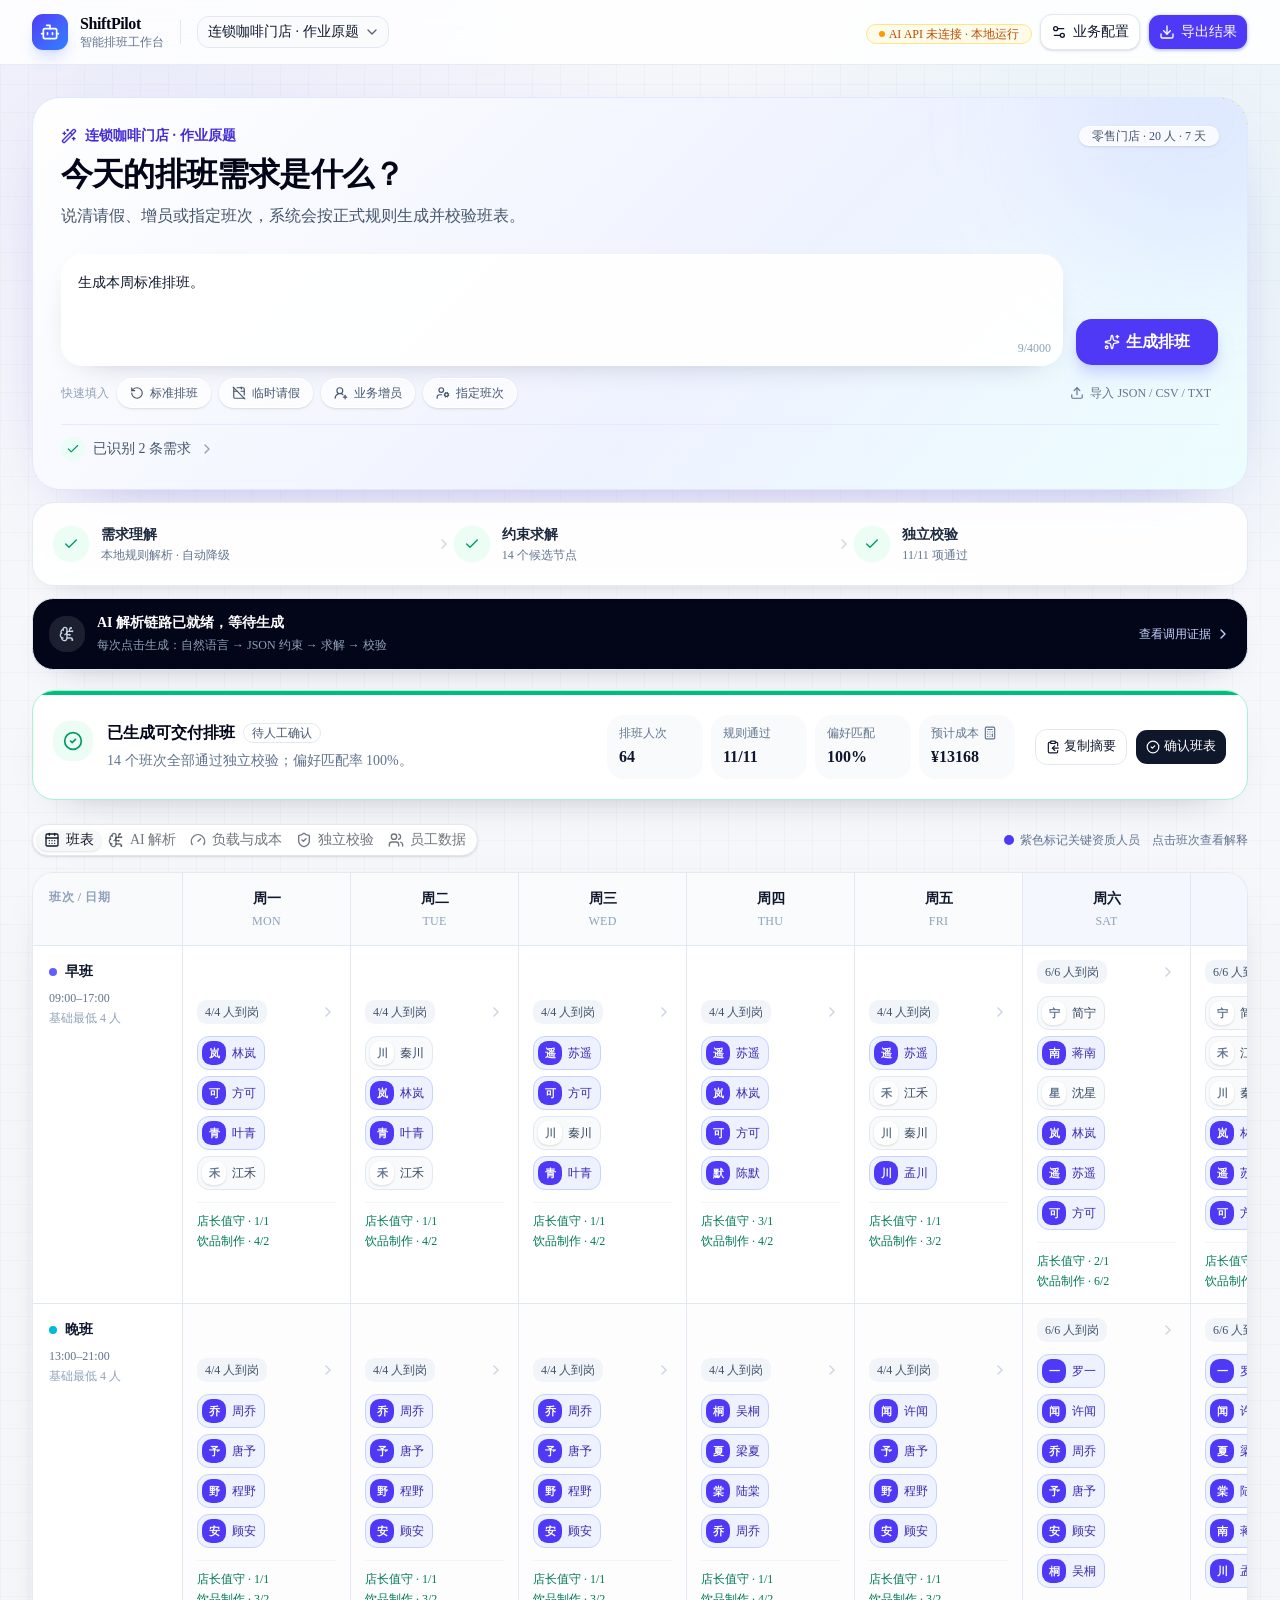
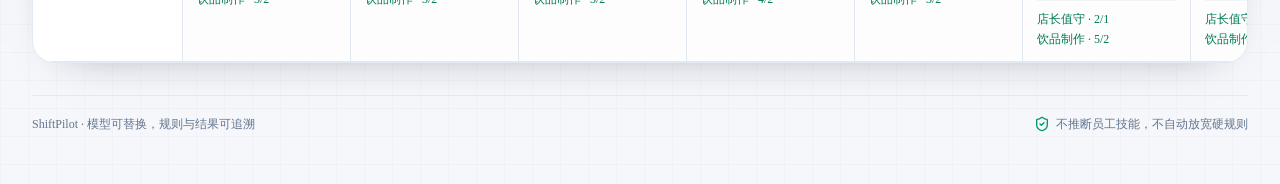
<file: index.html>
<!doctype html>
<html lang="zh-CN">
  <head>
    <meta charset="UTF-8" />
    <meta name="viewport" content="width=device-width, initial-scale=1.0" />
    <meta name="description" content="通用智能排班 Agent，支持自然语言需求、约束求解、规则校验与结果导出。" />
    <link rel="icon" type="image/svg+xml" href="./favicon.svg" />
    <title>ShiftPilot｜通用智能排班 Agent</title>
    <script type="module" crossorigin src="./assets/index-C0mYbe4G.js"></script>
    <link rel="stylesheet" crossorigin href="./assets/index-CHyAs0M3.css">
  </head>
  <body>
    <div id="root"></div>
  </body>
</html>
</file>
